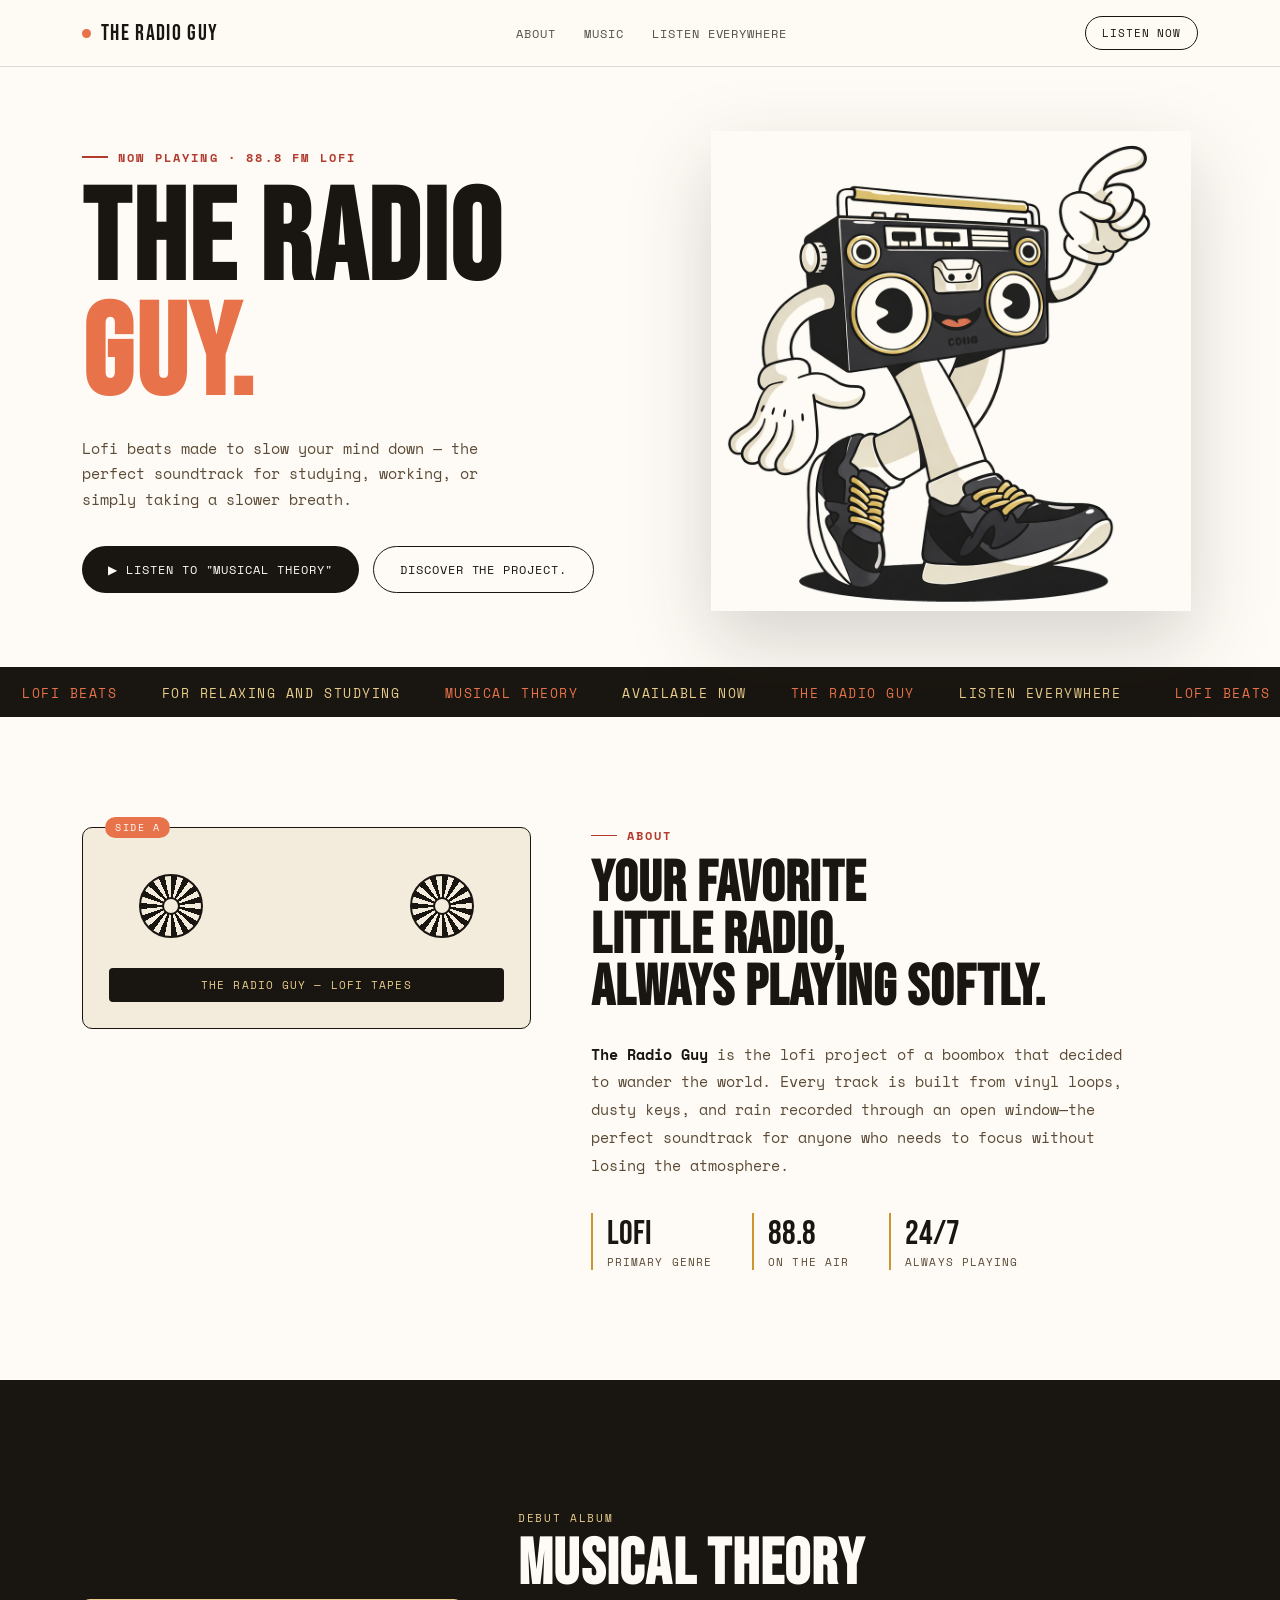
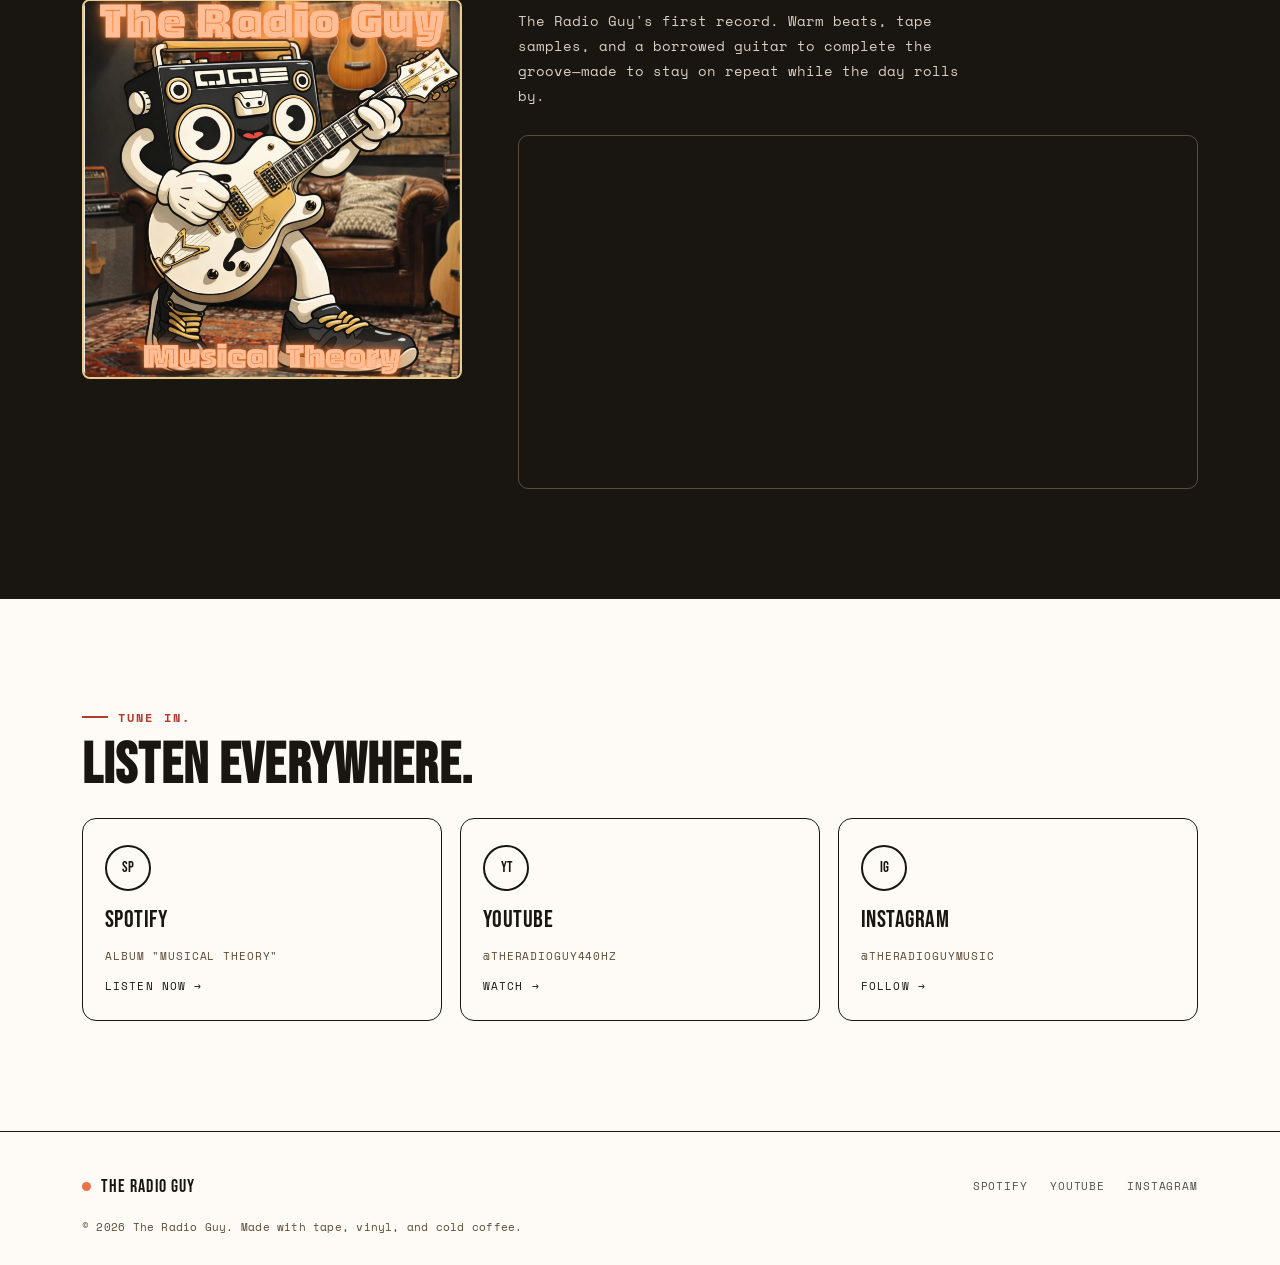
<file: index.html>
<!DOCTYPE html>
<html lang="pt-BR">
<head>
<meta charset="UTF-8">
<meta name="viewport" content="width=device-width, initial-scale=1.0">
<title>The Radio Guy — Lofi para relaxar e estudar</title>
<link rel="preconnect" href="https://fonts.googleapis.com">
<link rel="preconnect" href="https://fonts.gstatic.com" crossorigin>
<link href="https://fonts.googleapis.com/css2?family=Bebas+Neue&family=Space+Mono:ital,wght@0,400;0,700;1,400&display=swap" rel="stylesheet">
<link rel="icon" type="image/x-icon" href="favicon.ico">
<style>
  :root{
    --cream:#FEFBF6;
    --cream-2:#F3ECDD;
    --ink:#191510;
    --gold:#C9962F;
    --gold-2:#E8CD8B;
    --coral:#E8734A;
    --brown:#5B4A36;
    --tape-red:#B23B2E;
    --line: rgba(25,21,16,0.14);
    --radius: 2px;
  }
  *{box-sizing:border-box; margin:0; padding:0;}
  html{scroll-behavior:smooth;}
  body{
    background:var(--cream);
    color:var(--ink);
    font-family:'Space Mono', monospace;
    overflow-x:hidden;
  }
  h1,h2,h3, .display{
    font-family:'Bebas Neue', sans-serif;
    letter-spacing: 0.02em;
    line-height: 0.9;
  }
  a{color:inherit; text-decoration:none;}
  .wrap{max-width:1180px; margin:0 auto; padding:0 32px;}
  @media (max-width:640px){ .wrap{padding:0 20px;} }

  /* ---------- NAV ---------- */
  header.nav{
    position:sticky; top:0; z-index:50;
    background:rgba(254,251,246,0.9);
    backdrop-filter: blur(6px);
    border-bottom:1px solid var(--line);
  }
  .nav-inner{
    display:flex; align-items:center; justify-content:space-between;
    padding:16px 32px; max-width:1180px; margin:0 auto;
  }
  .logo{
    font-family:'Bebas Neue', sans-serif;
    font-size:22px;
    letter-spacing:0.06em;
    display:flex; align-items:center; gap:10px;
  }
  .logo .dot{width:9px;height:9px;border-radius:50%;background:var(--coral); animation: blink 1.8s ease-in-out infinite;}
  @keyframes blink{0%,100%{opacity:1} 50%{opacity:.25}}
  .nav-links{display:flex; gap:28px; font-size:12px; letter-spacing:0.08em; text-transform:uppercase;}
  .nav-links a{opacity:.75; transition:opacity .2s;}
  .nav-links a:hover{opacity:1;}
  .nav-cta{
    font-size:11px; text-transform:uppercase; letter-spacing:0.08em;
    border:1.5px solid var(--ink); padding:8px 16px; border-radius:100px;
    transition: all .2s;
  }
  .nav-cta:hover{background:var(--ink); color:var(--cream);}
  @media (max-width:720px){ .nav-links{display:none;} }

  /* ---------- HERO ---------- */
  .hero{
    position:relative;
    padding:64px 0 0;
    overflow:hidden;
  }
  .hero-grid{
    display:grid;
    grid-template-columns: 1.1fr 0.9fr;
    align-items:center;
    gap: 20px;
  }
  .eyebrow{
    font-size:12px; letter-spacing:0.18em; text-transform:uppercase;
    color:var(--tape-red); font-weight:700; margin-bottom:18px;
    display:flex; align-items:center; gap:10px;
  }
  .eyebrow::before{content:''; width:26px; height:1.5px; background:var(--tape-red);}
  h1.title{
    font-size: clamp(64px, 10vw, 128px);
    color:var(--ink);
  }
  h1.title span{color:var(--coral); display:block;}
  .hero-sub{
    margin-top:22px; max-width:420px;
    font-size:15px; line-height:1.7; color:var(--brown);
  }
  .hero-actions{margin-top:34px; display:flex; gap:14px; flex-wrap:wrap;}
  .btn{
    font-family:'Space Mono', monospace;
    font-size:12px; text-transform:uppercase; letter-spacing:0.08em;
    padding:14px 26px; border-radius:100px;
    display:inline-flex; align-items:center; gap:8px;
    transition: transform .2s, box-shadow .2s;
  }
  .btn-solid{background:var(--ink); color:var(--cream);}
  .btn-solid:hover{transform:translateY(-2px); box-shadow:0 8px 20px rgba(25,21,16,.25);}
  .btn-outline{border:1.5px solid var(--ink);}
  .btn-outline:hover{transform:translateY(-2px);}

  .hero-art{position:relative;}
  .hero-art img{
    width:100%; max-width:480px; display:block; margin:0 auto;
    filter: drop-shadow(0 30px 40px rgba(25,21,16,0.18));
  }
  .vinyl-ring{
    position:absolute; top:50%; left:50%;
    width:420px; height:420px;
    border:1.5px dashed var(--gold);
    border-radius:50%;
    transform:translate(-50%,-50%);
    animation: spin 26s linear infinite;
    opacity:.55;
  }
  @keyframes spin{ to{ transform:translate(-50%,-50%) rotate(360deg);} }

  /* ---------- TICKER ---------- */
  .ticker{
    margin-top:56px;
    border-top:1.5px solid var(--ink);
    border-bottom:1.5px solid var(--ink);
    background:var(--ink);
    color:var(--cream);
    overflow:hidden;
    white-space:nowrap;
    padding:12px 0;
  }
  .ticker-track{
    display:inline-block;
    animation: ticker 26s linear infinite;
    font-size:13px; letter-spacing:0.12em; text-transform:uppercase;
  }
  .ticker-track span{margin:0 22px; color:var(--gold-2);}
  .ticker-track span.accent{color:var(--coral);}
  @keyframes ticker{ from{transform:translateX(0);} to{transform:translateX(-50%);} }

  /* ---------- SECTION LABELS ---------- */
  .section{padding:110px 0;}
  .section-label{
    font-size:12px; letter-spacing:0.18em; text-transform:uppercase;
    color:var(--tape-red); font-weight:700; margin-bottom:14px;
    display:flex; align-items:center; gap:10px;
  }
  .section-label::before{content:''; width:26px; height:1.5px; background:var(--tape-red);}
  h2.h2{font-size:clamp(38px,5vw,58px); margin-bottom:26px;}

  /* ---------- ABOUT (cassette label card) ---------- */
  .about-grid{
    display:grid; grid-template-columns: 0.85fr 1.15fr; gap:60px; align-items:start;
  }
  .cassette-card{
    background:var(--cream-2);
    border:1.5px solid var(--ink);
    border-radius:10px;
    padding:26px;
    position:relative;
  }
  .cassette-card::before{
    content:'SIDE A';
    position:absolute; top:-11px; left:22px;
    background:var(--coral); color:var(--cream);
    font-size:10px; letter-spacing:0.15em; padding:3px 10px; border-radius:100px;
  }
  .cassette-reels{display:flex; justify-content:space-between; padding:20px 30px 26px;}
  .reel{
    width:64px; height:64px; border-radius:50%;
    border:2px solid var(--ink);
    display:flex; align-items:center; justify-content:center;
    background:repeating-conic-gradient(var(--ink) 0deg 12deg, transparent 12deg 24deg);
    animation: spin 6s linear infinite;
  }
  .reel::after{content:''; width:14px; height:14px; border-radius:50%; background:var(--cream-2); border:2px solid var(--ink);}
  .cassette-strip{
    height:34px; background:var(--ink); border-radius:4px;
    margin-top:4px;
    display:flex; align-items:center; justify-content:center;
    color:var(--gold-2); font-size:11px; letter-spacing:0.1em;
  }
  .about-text p{font-size:15px; line-height:1.85; color:var(--brown); margin-bottom:18px; max-width:540px;}
  .about-text p b{color:var(--ink);}
  .stat-row{display:flex; gap:40px; margin-top:34px; flex-wrap:wrap;}
  .stat{border-left:2px solid var(--gold); padding-left:14px;}
  .stat .num{font-family:'Bebas Neue'; font-size:34px; color:var(--ink);}
  .stat .lbl{font-size:11px; text-transform:uppercase; letter-spacing:0.1em; color:var(--brown);}

  @media (max-width: 860px){
    .hero-grid{grid-template-columns:1fr;}
    .hero-art{order:-1; margin-bottom:20px;}
    .about-grid{grid-template-columns:1fr;}
  }

  /* ---------- MUSIC ---------- */
  .music-section{background:var(--ink); color:var(--cream);}
  .music-section .section-label{color:var(--gold-2);}
  .music-section .section-label::before{background:var(--gold-2);}
  .music-grid{
    display:grid; grid-template-columns: 380px 1fr; gap:56px; align-items:center;
  }
  .album-art{
    position:relative;
    border-radius:8px; overflow:hidden;
    border:2px solid var(--gold-2);
  }
  .album-art img{width:100%; display:block;}
  .album-meta{padding:20px 0 0;}
  .album-meta .kicker{font-size:11px; letter-spacing:0.15em; text-transform:uppercase; color:var(--gold-2); margin-bottom:10px;}
  .album-meta h3{font-size:clamp(38px,6vw,64px); color:var(--cream); margin-bottom:14px;}
  .album-meta p{color:#D8CFC0; font-size:14px; line-height:1.8; max-width:460px; margin-bottom:26px;}
  .spotify-embed{
    border-radius:10px; overflow:hidden; margin-top:10px;
    border:1px solid rgba(232,205,139,0.3);
  }
  .spotify-embed iframe{display:block; width:100%; border:0;}

  /* ---------- LISTEN / PRESETS ---------- */
  .presets{
    display:grid; grid-template-columns:repeat(3,1fr); gap:18px; margin-top:20px;
  }
  @media (max-width:720px){ .presets{grid-template-columns:1fr;} }
  .preset{
    border:1.5px solid var(--ink); border-radius:14px;
    padding:26px 22px;
    display:flex; flex-direction:column; gap:14px;
    transition: transform .2s, box-shadow .2s, background .2s;
    background:var(--cream);
  }
  .preset:hover{transform:translateY(-4px); box-shadow:0 14px 26px rgba(25,21,16,.12); background:var(--cream-2);}
  .preset .knob{
    width:46px; height:46px; border-radius:50%;
    border:2px solid var(--ink);
    display:flex; align-items:center; justify-content:center;
    font-family:'Bebas Neue'; font-size:15px;
  }
  .preset .p-name{font-family:'Bebas Neue'; font-size:24px; letter-spacing:0.02em;}
  .preset .p-sub{font-size:11px; text-transform:uppercase; letter-spacing:0.08em; color:var(--brown);}
  .preset .p-go{font-size:11px; text-transform:uppercase; letter-spacing:0.1em; margin-top:auto; display:flex; align-items:center; gap:6px;}

  /* ---------- FOOTER ---------- */
  footer{
    border-top:1.5px solid var(--ink);
    padding:44px 0 30px;
  }
  .footer-inner{display:flex; justify-content:space-between; align-items:center; flex-wrap:wrap; gap:16px;}
  .footer-inner .logo{font-size:18px;}
  .footer-links{display:flex; gap:22px; font-size:11px; letter-spacing:0.08em; text-transform:uppercase; opacity:.75;}
  .footer-note{font-size:11px; color:var(--brown); margin-top:22px; letter-spacing:0.02em;}

  @media (prefers-reduced-motion: reduce){
    .ticker-track, .vinyl-ring, .reel, .logo .dot{animation:none !important;}
  }
</style>
</head>
<body>

<header class="nav">
  <div class="nav-inner">
    <div class="logo"><span class="dot"></span>THE RADIO GUY</div>
    <nav class="nav-links">
      <a href="#sobre">About</a>
      <a href="#musica">Music</a>
      <a href="#ouvir">Listen everywhere</a>
    </nav>
    <a class="nav-cta" href="https://open.spotify.com/intl-pt/album/2nUrpWGz0ezPtVM7cQ10cI" target="_blank" rel="noopener">Listen Now</a>
  </div>
</header>

<section class="hero">
  <div class="wrap hero-grid">
    <div>
      <div class="eyebrow">Now Playing · 88.8 FM Lofi</div>
      <h1 class="title">THE RADIO<span>GUY.</span></h1>
      <p class="hero-sub">Lofi beats made to slow your mind down — the perfect soundtrack for studying, working, or simply taking a slower breath.</p>
      <div class="hero-actions">
        <a class="btn btn-solid" href="https://open.spotify.com/intl-pt/album/2nUrpWGz0ezPtVM7cQ10cI" target="_blank" rel="noopener">▶ Listen to "Musical Theory"</a>
        <a class="btn btn-outline" href="#sobre">Discover the project.</a>
      </div>
    </div>
    <div class="hero-art">
      <div class="vinyl-ring"></div>
      <img src="assets/character.png" alt="The Radio Guy mascot, a walking boombox radio.">
    </div>
  </div>

  <div class="ticker" aria-hidden="true">
    <div class="ticker-track">
      <span class="accent">LOFI BEATS</span><span>FOR RELAXING AND STUDYING</span><span class="accent">MUSICAL THEORY</span><span>AVAILABLE NOW</span><span class="accent">THE RADIO GUY</span><span>LISTEN EVERYWHERE</span>
      <span class="accent">LOFI BEATS</span><span>FOR RELAXING AND STUDYING</span><span class="accent">MUSICAL THEORY</span><span>AVAILABLE NOW</span><span class="accent">THE RADIO GUY</span><span>LISTEN EVERYWHERE</span>
    </div>
  </div>
</section>

<section class="section" id="sobre">
  <div class="wrap about-grid">
    <div class="cassette-card">
      <div class="cassette-reels">
        <div class="reel"></div>
        <div class="reel"></div>
      </div>
      <div class="cassette-strip">THE RADIO GUY — LOFI TAPES</div>
    </div>
    <div class="about-text">
      <div class="section-label">About</div>
      <h2 class="h2">Your favorite<br>little radio,<br>always playing softly.</h2>
      <p><b>The Radio Guy</b> is the lofi project of a boombox that decided to wander the world. 
        Every track is built from vinyl loops, dusty keys, and rain recorded through an open window—the perfect soundtrack for anyone who needs to focus without losing the atmosphere.</p>
      <div class="stat-row">
        <div class="stat"><div class="num">LOFI</div><div class="lbl">Primary Genre</div></div>
        <div class="stat"><div class="num">88.8</div><div class="lbl">On the Air</div></div>
        <div class="stat"><div class="num">24/7</div><div class="lbl">Always Playing</div></div>
      </div>
    </div>
  </div>
</section>

<section class="section music-section" id="musica">
  <div class="wrap">
    <div class="music-grid">
      <div class="album-art">
        <img src="assets/cover.jpg" alt="Album cover for Musical Theory">
      </div>
      <div class="album-meta">
        <div class="kicker">Debut Album</div>
        <h3>Musical Theory</h3>
        <p>The Radio Guy's first record. Warm beats, tape samples, and a borrowed guitar to complete the groove—made to stay on repeat while the day rolls by.</p>
        <div class="spotify-embed">
          <iframe src="https://open.spotify.com/embed/album/2nUrpWGz0ezPtVM7cQ10cI?utm_source=generator&theme=0" width="100%" height="352" frameborder="0" allowfullscreen="" allow="autoplay; clipboard-write; encrypted-media; fullscreen; picture-in-picture" loading="lazy"></iframe>
        </div>
      </div>
    </div>
  </div>
</section>

<section class="section" id="ouvir">
  <div class="wrap">
    <div class="section-label">Tune in.</div>
    <h2 class="h2">Listen everywhere.</h2>
    <div class="presets">
      <a class="preset" href="https://open.spotify.com/intl-pt/album/2nUrpWGz0ezPtVM7cQ10cI" target="_blank" rel="noopener">
        <div class="knob">SP</div>
        <div class="p-name">Spotify</div>
        <div class="p-sub">Album "Musical Theory"</div>
        <div class="p-go">Listen now →</div>
      </a>
      <a class="preset" href="https://www.youtube.com/@TheRadioGuy440hz" target="_blank" rel="noopener">
        <div class="knob">YT</div>
        <div class="p-name">YouTube</div>
        <div class="p-sub">@TheRadioGuy440hz</div>
        <div class="p-go">Watch →</div>
      </a>
      <a class="preset" href="https://www.instagram.com/theradioguymusic/" target="_blank" rel="noopener">
        <div class="knob">IG</div>
        <div class="p-name">Instagram</div>
        <div class="p-sub">@theradioguymusic</div>
        <div class="p-go">Follow →</div>
      </a>
    </div>
  </div>
</section>

<footer>
  <div class="wrap">
    <div class="footer-inner">
      <div class="logo"><span class="dot"></span>THE RADIO GUY</div>
      <div class="footer-links">
        <a href="https://open.spotify.com/intl-pt/album/2nUrpWGz0ezPtVM7cQ10cI" target="_blank" rel="noopener">Spotify</a>
        <a href="https://www.youtube.com/@TheRadioGuy440hz" target="_blank" rel="noopener">YouTube</a>
        <a href="https://www.instagram.com/theradioguymusic/" target="_blank" rel="noopener">Instagram</a>
      </div>
    </div>
    <div class="footer-note">© 2026 The Radio Guy. Made with tape, vinyl, and cold coffee.</div>
  </div>
</footer>

</body>
</html>
</file>
